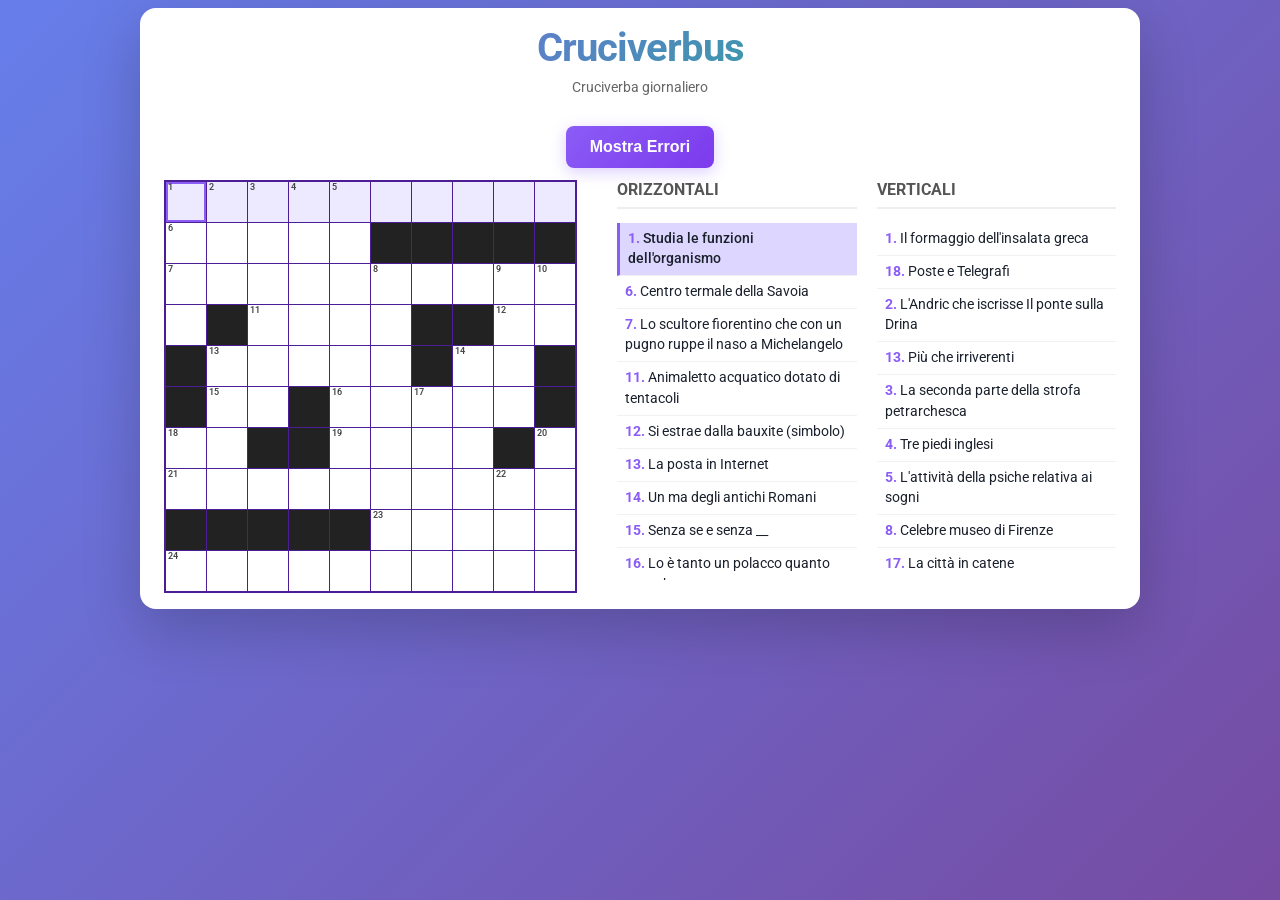
<file: index.html>
<!DOCTYPE html>
<html lang="it">

<head>
    <meta charset="UTF-8">
    <meta name="viewport" content="width=device-width, initial-scale=1.0">
    <title>Il Cruciverba del Giorno</title>
    <link rel="stylesheet" href="static/style.css">
    <link
        href="https://fonts.googleapis.com/css2?family=Roboto+Mono:wght@400;700&family=Roboto:wght@300;400;700&display=swap"
        rel="stylesheet">
</head>

<body>

    <div class="main-container">
        <header>
            <h1>Cruciverbus</h1>
            <p class="subtitle">Cruciverba giornaliero</p>
        </header>

        <div class="help-controls">
            <button id="show-errors-btn" class="help-btn">Mostra Errori</button>
        </div>

        <div id="mobile-clue-bar" class="mobile-clue-bar">
            <span id="mobile-clue-text">Tocca una casella per iniziare</span>
        </div>

        <div class="game-layout">
            <div class="grid-wrapper">
                <div class="grid-container" style="--rows: 10; --cols: 10;">
                    
                    
                    
                    
                    

                    
                    <div class="cell-wrapper">
                        
                        <span class="cell-number">1</span>
                        
                        <input type="text" class="grid-cell white" maxlength="1" data-r="0"
                            data-c="0" autocomplete="off">
                    </div>
                    
                    
                    
                    

                    
                    <div class="cell-wrapper">
                        
                        <span class="cell-number">2</span>
                        
                        <input type="text" class="grid-cell white" maxlength="1" data-r="0"
                            data-c="1" autocomplete="off">
                    </div>
                    
                    
                    
                    

                    
                    <div class="cell-wrapper">
                        
                        <span class="cell-number">3</span>
                        
                        <input type="text" class="grid-cell white" maxlength="1" data-r="0"
                            data-c="2" autocomplete="off">
                    </div>
                    
                    
                    
                    

                    
                    <div class="cell-wrapper">
                        
                        <span class="cell-number">4</span>
                        
                        <input type="text" class="grid-cell white" maxlength="1" data-r="0"
                            data-c="3" autocomplete="off">
                    </div>
                    
                    
                    
                    

                    
                    <div class="cell-wrapper">
                        
                        <span class="cell-number">5</span>
                        
                        <input type="text" class="grid-cell white" maxlength="1" data-r="0"
                            data-c="4" autocomplete="off">
                    </div>
                    
                    
                    
                    

                    
                    <div class="cell-wrapper">
                        
                        <input type="text" class="grid-cell white" maxlength="1" data-r="0"
                            data-c="5" autocomplete="off">
                    </div>
                    
                    
                    
                    

                    
                    <div class="cell-wrapper">
                        
                        <input type="text" class="grid-cell white" maxlength="1" data-r="0"
                            data-c="6" autocomplete="off">
                    </div>
                    
                    
                    
                    

                    
                    <div class="cell-wrapper">
                        
                        <input type="text" class="grid-cell white" maxlength="1" data-r="0"
                            data-c="7" autocomplete="off">
                    </div>
                    
                    
                    
                    

                    
                    <div class="cell-wrapper">
                        
                        <input type="text" class="grid-cell white" maxlength="1" data-r="0"
                            data-c="8" autocomplete="off">
                    </div>
                    
                    
                    
                    

                    
                    <div class="cell-wrapper">
                        
                        <input type="text" class="grid-cell white" maxlength="1" data-r="0"
                            data-c="9" autocomplete="off">
                    </div>
                    
                    
                    
                    
                    
                    
                    

                    
                    <div class="cell-wrapper">
                        
                        <span class="cell-number">6</span>
                        
                        <input type="text" class="grid-cell white" maxlength="1" data-r="1"
                            data-c="0" autocomplete="off">
                    </div>
                    
                    
                    
                    

                    
                    <div class="cell-wrapper">
                        
                        <input type="text" class="grid-cell white" maxlength="1" data-r="1"
                            data-c="1" autocomplete="off">
                    </div>
                    
                    
                    
                    

                    
                    <div class="cell-wrapper">
                        
                        <input type="text" class="grid-cell white" maxlength="1" data-r="1"
                            data-c="2" autocomplete="off">
                    </div>
                    
                    
                    
                    

                    
                    <div class="cell-wrapper">
                        
                        <input type="text" class="grid-cell white" maxlength="1" data-r="1"
                            data-c="3" autocomplete="off">
                    </div>
                    
                    
                    
                    

                    
                    <div class="cell-wrapper">
                        
                        <input type="text" class="grid-cell white" maxlength="1" data-r="1"
                            data-c="4" autocomplete="off">
                    </div>
                    
                    
                    
                    

                    
                    <div class="grid-cell black"></div>
                    
                    
                    
                    

                    
                    <div class="grid-cell black"></div>
                    
                    
                    
                    

                    
                    <div class="grid-cell black"></div>
                    
                    
                    
                    

                    
                    <div class="grid-cell black"></div>
                    
                    
                    
                    

                    
                    <div class="grid-cell black"></div>
                    
                    
                    
                    
                    
                    
                    

                    
                    <div class="cell-wrapper">
                        
                        <span class="cell-number">7</span>
                        
                        <input type="text" class="grid-cell white" maxlength="1" data-r="2"
                            data-c="0" autocomplete="off">
                    </div>
                    
                    
                    
                    

                    
                    <div class="cell-wrapper">
                        
                        <input type="text" class="grid-cell white" maxlength="1" data-r="2"
                            data-c="1" autocomplete="off">
                    </div>
                    
                    
                    
                    

                    
                    <div class="cell-wrapper">
                        
                        <input type="text" class="grid-cell white" maxlength="1" data-r="2"
                            data-c="2" autocomplete="off">
                    </div>
                    
                    
                    
                    

                    
                    <div class="cell-wrapper">
                        
                        <input type="text" class="grid-cell white" maxlength="1" data-r="2"
                            data-c="3" autocomplete="off">
                    </div>
                    
                    
                    
                    

                    
                    <div class="cell-wrapper">
                        
                        <input type="text" class="grid-cell white" maxlength="1" data-r="2"
                            data-c="4" autocomplete="off">
                    </div>
                    
                    
                    
                    

                    
                    <div class="cell-wrapper">
                        
                        <span class="cell-number">8</span>
                        
                        <input type="text" class="grid-cell white" maxlength="1" data-r="2"
                            data-c="5" autocomplete="off">
                    </div>
                    
                    
                    
                    

                    
                    <div class="cell-wrapper">
                        
                        <input type="text" class="grid-cell white" maxlength="1" data-r="2"
                            data-c="6" autocomplete="off">
                    </div>
                    
                    
                    
                    

                    
                    <div class="cell-wrapper">
                        
                        <input type="text" class="grid-cell white" maxlength="1" data-r="2"
                            data-c="7" autocomplete="off">
                    </div>
                    
                    
                    
                    

                    
                    <div class="cell-wrapper">
                        
                        <span class="cell-number">9</span>
                        
                        <input type="text" class="grid-cell white" maxlength="1" data-r="2"
                            data-c="8" autocomplete="off">
                    </div>
                    
                    
                    
                    

                    
                    <div class="cell-wrapper">
                        
                        <span class="cell-number">10</span>
                        
                        <input type="text" class="grid-cell white" maxlength="1" data-r="2"
                            data-c="9" autocomplete="off">
                    </div>
                    
                    
                    
                    
                    
                    
                    

                    
                    <div class="cell-wrapper">
                        
                        <input type="text" class="grid-cell white" maxlength="1" data-r="3"
                            data-c="0" autocomplete="off">
                    </div>
                    
                    
                    
                    

                    
                    <div class="grid-cell black"></div>
                    
                    
                    
                    

                    
                    <div class="cell-wrapper">
                        
                        <span class="cell-number">11</span>
                        
                        <input type="text" class="grid-cell white" maxlength="1" data-r="3"
                            data-c="2" autocomplete="off">
                    </div>
                    
                    
                    
                    

                    
                    <div class="cell-wrapper">
                        
                        <input type="text" class="grid-cell white" maxlength="1" data-r="3"
                            data-c="3" autocomplete="off">
                    </div>
                    
                    
                    
                    

                    
                    <div class="cell-wrapper">
                        
                        <input type="text" class="grid-cell white" maxlength="1" data-r="3"
                            data-c="4" autocomplete="off">
                    </div>
                    
                    
                    
                    

                    
                    <div class="cell-wrapper">
                        
                        <input type="text" class="grid-cell white" maxlength="1" data-r="3"
                            data-c="5" autocomplete="off">
                    </div>
                    
                    
                    
                    

                    
                    <div class="grid-cell black"></div>
                    
                    
                    
                    

                    
                    <div class="grid-cell black"></div>
                    
                    
                    
                    

                    
                    <div class="cell-wrapper">
                        
                        <span class="cell-number">12</span>
                        
                        <input type="text" class="grid-cell white" maxlength="1" data-r="3"
                            data-c="8" autocomplete="off">
                    </div>
                    
                    
                    
                    

                    
                    <div class="cell-wrapper">
                        
                        <input type="text" class="grid-cell white" maxlength="1" data-r="3"
                            data-c="9" autocomplete="off">
                    </div>
                    
                    
                    
                    
                    
                    
                    

                    
                    <div class="grid-cell black"></div>
                    
                    
                    
                    

                    
                    <div class="cell-wrapper">
                        
                        <span class="cell-number">13</span>
                        
                        <input type="text" class="grid-cell white" maxlength="1" data-r="4"
                            data-c="1" autocomplete="off">
                    </div>
                    
                    
                    
                    

                    
                    <div class="cell-wrapper">
                        
                        <input type="text" class="grid-cell white" maxlength="1" data-r="4"
                            data-c="2" autocomplete="off">
                    </div>
                    
                    
                    
                    

                    
                    <div class="cell-wrapper">
                        
                        <input type="text" class="grid-cell white" maxlength="1" data-r="4"
                            data-c="3" autocomplete="off">
                    </div>
                    
                    
                    
                    

                    
                    <div class="cell-wrapper">
                        
                        <input type="text" class="grid-cell white" maxlength="1" data-r="4"
                            data-c="4" autocomplete="off">
                    </div>
                    
                    
                    
                    

                    
                    <div class="cell-wrapper">
                        
                        <input type="text" class="grid-cell white" maxlength="1" data-r="4"
                            data-c="5" autocomplete="off">
                    </div>
                    
                    
                    
                    

                    
                    <div class="grid-cell black"></div>
                    
                    
                    
                    

                    
                    <div class="cell-wrapper">
                        
                        <span class="cell-number">14</span>
                        
                        <input type="text" class="grid-cell white" maxlength="1" data-r="4"
                            data-c="7" autocomplete="off">
                    </div>
                    
                    
                    
                    

                    
                    <div class="cell-wrapper">
                        
                        <input type="text" class="grid-cell white" maxlength="1" data-r="4"
                            data-c="8" autocomplete="off">
                    </div>
                    
                    
                    
                    

                    
                    <div class="grid-cell black"></div>
                    
                    
                    
                    
                    
                    
                    

                    
                    <div class="grid-cell black"></div>
                    
                    
                    
                    

                    
                    <div class="cell-wrapper">
                        
                        <span class="cell-number">15</span>
                        
                        <input type="text" class="grid-cell white" maxlength="1" data-r="5"
                            data-c="1" autocomplete="off">
                    </div>
                    
                    
                    
                    

                    
                    <div class="cell-wrapper">
                        
                        <input type="text" class="grid-cell white" maxlength="1" data-r="5"
                            data-c="2" autocomplete="off">
                    </div>
                    
                    
                    
                    

                    
                    <div class="grid-cell black"></div>
                    
                    
                    
                    

                    
                    <div class="cell-wrapper">
                        
                        <span class="cell-number">16</span>
                        
                        <input type="text" class="grid-cell white" maxlength="1" data-r="5"
                            data-c="4" autocomplete="off">
                    </div>
                    
                    
                    
                    

                    
                    <div class="cell-wrapper">
                        
                        <input type="text" class="grid-cell white" maxlength="1" data-r="5"
                            data-c="5" autocomplete="off">
                    </div>
                    
                    
                    
                    

                    
                    <div class="cell-wrapper">
                        
                        <span class="cell-number">17</span>
                        
                        <input type="text" class="grid-cell white" maxlength="1" data-r="5"
                            data-c="6" autocomplete="off">
                    </div>
                    
                    
                    
                    

                    
                    <div class="cell-wrapper">
                        
                        <input type="text" class="grid-cell white" maxlength="1" data-r="5"
                            data-c="7" autocomplete="off">
                    </div>
                    
                    
                    
                    

                    
                    <div class="cell-wrapper">
                        
                        <input type="text" class="grid-cell white" maxlength="1" data-r="5"
                            data-c="8" autocomplete="off">
                    </div>
                    
                    
                    
                    

                    
                    <div class="grid-cell black"></div>
                    
                    
                    
                    
                    
                    
                    

                    
                    <div class="cell-wrapper">
                        
                        <span class="cell-number">18</span>
                        
                        <input type="text" class="grid-cell white" maxlength="1" data-r="6"
                            data-c="0" autocomplete="off">
                    </div>
                    
                    
                    
                    

                    
                    <div class="cell-wrapper">
                        
                        <input type="text" class="grid-cell white" maxlength="1" data-r="6"
                            data-c="1" autocomplete="off">
                    </div>
                    
                    
                    
                    

                    
                    <div class="grid-cell black"></div>
                    
                    
                    
                    

                    
                    <div class="grid-cell black"></div>
                    
                    
                    
                    

                    
                    <div class="cell-wrapper">
                        
                        <span class="cell-number">19</span>
                        
                        <input type="text" class="grid-cell white" maxlength="1" data-r="6"
                            data-c="4" autocomplete="off">
                    </div>
                    
                    
                    
                    

                    
                    <div class="cell-wrapper">
                        
                        <input type="text" class="grid-cell white" maxlength="1" data-r="6"
                            data-c="5" autocomplete="off">
                    </div>
                    
                    
                    
                    

                    
                    <div class="cell-wrapper">
                        
                        <input type="text" class="grid-cell white" maxlength="1" data-r="6"
                            data-c="6" autocomplete="off">
                    </div>
                    
                    
                    
                    

                    
                    <div class="cell-wrapper">
                        
                        <input type="text" class="grid-cell white" maxlength="1" data-r="6"
                            data-c="7" autocomplete="off">
                    </div>
                    
                    
                    
                    

                    
                    <div class="grid-cell black"></div>
                    
                    
                    
                    

                    
                    <div class="cell-wrapper">
                        
                        <span class="cell-number">20</span>
                        
                        <input type="text" class="grid-cell white" maxlength="1" data-r="6"
                            data-c="9" autocomplete="off">
                    </div>
                    
                    
                    
                    
                    
                    
                    

                    
                    <div class="cell-wrapper">
                        
                        <span class="cell-number">21</span>
                        
                        <input type="text" class="grid-cell white" maxlength="1" data-r="7"
                            data-c="0" autocomplete="off">
                    </div>
                    
                    
                    
                    

                    
                    <div class="cell-wrapper">
                        
                        <input type="text" class="grid-cell white" maxlength="1" data-r="7"
                            data-c="1" autocomplete="off">
                    </div>
                    
                    
                    
                    

                    
                    <div class="cell-wrapper">
                        
                        <input type="text" class="grid-cell white" maxlength="1" data-r="7"
                            data-c="2" autocomplete="off">
                    </div>
                    
                    
                    
                    

                    
                    <div class="cell-wrapper">
                        
                        <input type="text" class="grid-cell white" maxlength="1" data-r="7"
                            data-c="3" autocomplete="off">
                    </div>
                    
                    
                    
                    

                    
                    <div class="cell-wrapper">
                        
                        <input type="text" class="grid-cell white" maxlength="1" data-r="7"
                            data-c="4" autocomplete="off">
                    </div>
                    
                    
                    
                    

                    
                    <div class="cell-wrapper">
                        
                        <input type="text" class="grid-cell white" maxlength="1" data-r="7"
                            data-c="5" autocomplete="off">
                    </div>
                    
                    
                    
                    

                    
                    <div class="cell-wrapper">
                        
                        <input type="text" class="grid-cell white" maxlength="1" data-r="7"
                            data-c="6" autocomplete="off">
                    </div>
                    
                    
                    
                    

                    
                    <div class="cell-wrapper">
                        
                        <input type="text" class="grid-cell white" maxlength="1" data-r="7"
                            data-c="7" autocomplete="off">
                    </div>
                    
                    
                    
                    

                    
                    <div class="cell-wrapper">
                        
                        <span class="cell-number">22</span>
                        
                        <input type="text" class="grid-cell white" maxlength="1" data-r="7"
                            data-c="8" autocomplete="off">
                    </div>
                    
                    
                    
                    

                    
                    <div class="cell-wrapper">
                        
                        <input type="text" class="grid-cell white" maxlength="1" data-r="7"
                            data-c="9" autocomplete="off">
                    </div>
                    
                    
                    
                    
                    
                    
                    

                    
                    <div class="grid-cell black"></div>
                    
                    
                    
                    

                    
                    <div class="grid-cell black"></div>
                    
                    
                    
                    

                    
                    <div class="grid-cell black"></div>
                    
                    
                    
                    

                    
                    <div class="grid-cell black"></div>
                    
                    
                    
                    

                    
                    <div class="grid-cell black"></div>
                    
                    
                    
                    

                    
                    <div class="cell-wrapper">
                        
                        <span class="cell-number">23</span>
                        
                        <input type="text" class="grid-cell white" maxlength="1" data-r="8"
                            data-c="5" autocomplete="off">
                    </div>
                    
                    
                    
                    

                    
                    <div class="cell-wrapper">
                        
                        <input type="text" class="grid-cell white" maxlength="1" data-r="8"
                            data-c="6" autocomplete="off">
                    </div>
                    
                    
                    
                    

                    
                    <div class="cell-wrapper">
                        
                        <input type="text" class="grid-cell white" maxlength="1" data-r="8"
                            data-c="7" autocomplete="off">
                    </div>
                    
                    
                    
                    

                    
                    <div class="cell-wrapper">
                        
                        <input type="text" class="grid-cell white" maxlength="1" data-r="8"
                            data-c="8" autocomplete="off">
                    </div>
                    
                    
                    
                    

                    
                    <div class="cell-wrapper">
                        
                        <input type="text" class="grid-cell white" maxlength="1" data-r="8"
                            data-c="9" autocomplete="off">
                    </div>
                    
                    
                    
                    
                    
                    
                    

                    
                    <div class="cell-wrapper">
                        
                        <span class="cell-number">24</span>
                        
                        <input type="text" class="grid-cell white" maxlength="1" data-r="9"
                            data-c="0" autocomplete="off">
                    </div>
                    
                    
                    
                    

                    
                    <div class="cell-wrapper">
                        
                        <input type="text" class="grid-cell white" maxlength="1" data-r="9"
                            data-c="1" autocomplete="off">
                    </div>
                    
                    
                    
                    

                    
                    <div class="cell-wrapper">
                        
                        <input type="text" class="grid-cell white" maxlength="1" data-r="9"
                            data-c="2" autocomplete="off">
                    </div>
                    
                    
                    
                    

                    
                    <div class="cell-wrapper">
                        
                        <input type="text" class="grid-cell white" maxlength="1" data-r="9"
                            data-c="3" autocomplete="off">
                    </div>
                    
                    
                    
                    

                    
                    <div class="cell-wrapper">
                        
                        <input type="text" class="grid-cell white" maxlength="1" data-r="9"
                            data-c="4" autocomplete="off">
                    </div>
                    
                    
                    
                    

                    
                    <div class="cell-wrapper">
                        
                        <input type="text" class="grid-cell white" maxlength="1" data-r="9"
                            data-c="5" autocomplete="off">
                    </div>
                    
                    
                    
                    

                    
                    <div class="cell-wrapper">
                        
                        <input type="text" class="grid-cell white" maxlength="1" data-r="9"
                            data-c="6" autocomplete="off">
                    </div>
                    
                    
                    
                    

                    
                    <div class="cell-wrapper">
                        
                        <input type="text" class="grid-cell white" maxlength="1" data-r="9"
                            data-c="7" autocomplete="off">
                    </div>
                    
                    
                    
                    

                    
                    <div class="cell-wrapper">
                        
                        <input type="text" class="grid-cell white" maxlength="1" data-r="9"
                            data-c="8" autocomplete="off">
                    </div>
                    
                    
                    
                    

                    
                    <div class="cell-wrapper">
                        
                        <input type="text" class="grid-cell white" maxlength="1" data-r="9"
                            data-c="9" autocomplete="off">
                    </div>
                    
                    
                    
                </div>
            </div>

            <div class="clues-container">
                <div class="clue-column">
                    <h2>Orizzontali</h2>
                    <ul id="across-clues">
                        
                        <li id="clue-across-0" data-id="0" data-dir="across">
                            <span class="clue-num">1.</span> Studia le funzioni dell'organismo
                        </li>
                        
                        <li id="clue-across-1" data-id="1" data-dir="across">
                            <span class="clue-num">6.</span> Centro termale della Savoia
                        </li>
                        
                        <li id="clue-across-2" data-id="2" data-dir="across">
                            <span class="clue-num">7.</span> Lo scultore fiorentino che con un pugno ruppe il naso a Michelangelo
                        </li>
                        
                        <li id="clue-across-3" data-id="3" data-dir="across">
                            <span class="clue-num">11.</span> Animaletto acquatico dotato di tentacoli
                        </li>
                        
                        <li id="clue-across-4" data-id="4" data-dir="across">
                            <span class="clue-num">12.</span> Si estrae dalla bauxite (simbolo)
                        </li>
                        
                        <li id="clue-across-5" data-id="5" data-dir="across">
                            <span class="clue-num">13.</span> La posta in Internet
                        </li>
                        
                        <li id="clue-across-6" data-id="6" data-dir="across">
                            <span class="clue-num">14.</span> Un ma degli antichi Romani
                        </li>
                        
                        <li id="clue-across-7" data-id="7" data-dir="across">
                            <span class="clue-num">15.</span> Senza se e senza __
                        </li>
                        
                        <li id="clue-across-8" data-id="8" data-dir="across">
                            <span class="clue-num">16.</span> Lo è tanto un polacco quanto un serbo
                        </li>
                        
                        <li id="clue-across-9" data-id="9" data-dir="across">
                            <span class="clue-num">18.</span> Pianissimo in musica
                        </li>
                        
                        <li id="clue-across-10" data-id="10" data-dir="across">
                            <span class="clue-num">19.</span> Nel rugby vale 5 punti
                        </li>
                        
                        <li id="clue-across-11" data-id="11" data-dir="across">
                            <span class="clue-num">21.</span> Un grande pittore del '500
                        </li>
                        
                        <li id="clue-across-12" data-id="12" data-dir="across">
                            <span class="clue-num">23.</span> L'istituto nazionale dei lavoratori infortunati
                        </li>
                        
                        <li id="clue-across-13" data-id="13" data-dir="across">
                            <span class="clue-num">24.</span> Una difesa delle navi da guerra
                        </li>
                        
                    </ul>
                </div>
                <div class="clue-column">
                    <h2>Verticali</h2>
                    <ul id="down-clues">
                        
                        <li id="clue-down-14" data-id="14" data-dir="down">
                            <span class="clue-num">1.</span> Il formaggio dell'insalata greca
                        </li>
                        
                        <li id="clue-down-15" data-id="15" data-dir="down">
                            <span class="clue-num">18.</span> Poste e Telegrafi
                        </li>
                        
                        <li id="clue-down-16" data-id="16" data-dir="down">
                            <span class="clue-num">2.</span> L'Andric che iscrisse Il ponte sulla Drina
                        </li>
                        
                        <li id="clue-down-17" data-id="17" data-dir="down">
                            <span class="clue-num">13.</span> Più che irriverenti
                        </li>
                        
                        <li id="clue-down-18" data-id="18" data-dir="down">
                            <span class="clue-num">3.</span> La seconda parte della strofa petrarchesca
                        </li>
                        
                        <li id="clue-down-19" data-id="19" data-dir="down">
                            <span class="clue-num">4.</span> Tre piedi inglesi
                        </li>
                        
                        <li id="clue-down-20" data-id="20" data-dir="down">
                            <span class="clue-num">5.</span> L'attività della psiche relativa ai sogni
                        </li>
                        
                        <li id="clue-down-21" data-id="21" data-dir="down">
                            <span class="clue-num">8.</span> Celebre museo di Firenze
                        </li>
                        
                        <li id="clue-down-22" data-id="22" data-dir="down">
                            <span class="clue-num">17.</span> La città in catene
                        </li>
                        
                        <li id="clue-down-23" data-id="23" data-dir="down">
                            <span class="clue-num">14.</span> Ci può rappresentare online
                        </li>
                        
                        <li id="clue-down-24" data-id="24" data-dir="down">
                            <span class="clue-num">9.</span> La sigla con cui è noto il Patto Atlantico
                        </li>
                        
                        <li id="clue-down-25" data-id="25" data-dir="down">
                            <span class="clue-num">22.</span> Set di spareggio nel volley
                        </li>
                        
                        <li id="clue-down-26" data-id="26" data-dir="down">
                            <span class="clue-num">10.</span> Il capolavoro di G
                        </li>
                        
                        <li id="clue-down-27" data-id="27" data-dir="down">
                            <span class="clue-num">20.</span> Uno dei sette peccati capitali
                        </li>
                        
                    </ul>
                </div>
            </div>
        </div>

        <!-- Modal di completamento -->
        <div id="completion-modal" class="modal-overlay">
            <div class="modal-content">
                <h2>🎉 Bravus! 🎉</h2>
                <p>Hai completato correttamente il cruciverba!</p>
                <button id="close-modal-btn" class="modal-btn">Chiudi</button>
            </div>
        </div>

    </div>

    <script>
        const puzzleData = {"rows": 10, "cols": 10, "grid": ["FISIOLOGIA", "EVIAN#####", "TORRIGIANI", "A#IDRA##AL", "#EMAIL#AT#", "#MA#SLAVO#", "PP##META#G", "TINTORETTO", "#####INAIL", "CONTRAEREA"], "clues": {"across": [{"id": 0, "row": 0, "col": 0, "word": "FISIOLOGIA", "clue": "Studia le funzioni dell'organismo\r", "clueNum": 1}, {"id": 1, "row": 1, "col": 0, "word": "EVIAN", "clue": "Centro termale della Savoia\r", "clueNum": 6}, {"id": 2, "row": 2, "col": 0, "word": "TORRIGIANI", "clue": "Lo scultore fiorentino che con un pugno ruppe il naso a Michelangelo\r", "clueNum": 7}, {"id": 3, "row": 3, "col": 2, "word": "IDRA", "clue": "Animaletto acquatico dotato di tentacoli\r", "clueNum": 11}, {"id": 4, "row": 3, "col": 8, "word": "AL", "clue": "Si estrae dalla bauxite (simbolo)\r", "clueNum": 12}, {"id": 5, "row": 4, "col": 1, "word": "EMAIL", "clue": "La posta in Internet\r", "clueNum": 13}, {"id": 6, "row": 4, "col": 7, "word": "AT", "clue": "Un ma degli antichi Romani\r", "clueNum": 14}, {"id": 7, "row": 5, "col": 1, "word": "MA", "clue": "Senza se e senza __\r", "clueNum": 15}, {"id": 8, "row": 5, "col": 4, "word": "SLAVO", "clue": "Lo \u00e8 tanto un polacco quanto un serbo\r", "clueNum": 16}, {"id": 9, "row": 6, "col": 0, "word": "PP", "clue": "Pianissimo in musica\r", "clueNum": 18}, {"id": 10, "row": 6, "col": 4, "word": "META", "clue": "Nel rugby vale 5 punti\r", "clueNum": 19}, {"id": 11, "row": 7, "col": 0, "word": "TINTORETTO", "clue": "Un grande pittore del '500\r", "clueNum": 21}, {"id": 12, "row": 8, "col": 5, "word": "INAIL", "clue": "L'istituto nazionale dei lavoratori infortunati\r", "clueNum": 23}, {"id": 13, "row": 9, "col": 0, "word": "CONTRAEREA", "clue": "Una difesa delle navi da guerra\r", "clueNum": 24}], "down": [{"id": 14, "row": 0, "col": 0, "word": "FETA", "clue": "Il formaggio dell'insalata greca\r", "clueNum": 1}, {"id": 15, "row": 6, "col": 0, "word": "PT", "clue": "Poste e Telegrafi\r", "clueNum": 18}, {"id": 16, "row": 0, "col": 1, "word": "IVO", "clue": "L'Andric che iscrisse Il ponte sulla Drina\r", "clueNum": 2}, {"id": 17, "row": 4, "col": 1, "word": "EMPI", "clue": "Pi\u00f9 che irriverenti\r", "clueNum": 13}, {"id": 18, "row": 0, "col": 2, "word": "SIRIMA", "clue": "La seconda parte della strofa petrarchesca\r", "clueNum": 3}, {"id": 19, "row": 0, "col": 3, "word": "IARDA", "clue": "Tre piedi inglesi\r", "clueNum": 4}, {"id": 20, "row": 0, "col": 4, "word": "ONIRISMO", "clue": "L'attivit\u00e0 della psiche relativa ai sogni\r", "clueNum": 5}, {"id": 21, "row": 2, "col": 5, "word": "GALLERIA", "clue": "Celebre museo di Firenze\r", "clueNum": 8}, {"id": 22, "row": 5, "col": 6, "word": "ATENE", "clue": "La citt\u00e0 in catene\r", "clueNum": 17}, {"id": 23, "row": 4, "col": 7, "word": "AVATAR", "clue": "Ci pu\u00f2 rappresentare online\r", "clueNum": 14}, {"id": 24, "row": 2, "col": 8, "word": "NATO", "clue": "La sigla con cui \u00e8 noto il Patto Atlantico\r", "clueNum": 9}, {"id": 25, "row": 7, "col": 8, "word": "TIE", "clue": "Set di spareggio nel volley\r", "clueNum": 22}, {"id": 26, "row": 2, "col": 9, "word": "IL", "clue": "Il capolavoro di G\r", "clueNum": 10}, {"id": 27, "row": 6, "col": 9, "word": "GOLA", "clue": "Uno dei sette peccati capitali\r", "clueNum": 20}]}, "cellNumbers": {"0,0": 1, "0,1": 2, "0,2": 3, "0,3": 4, "0,4": 5, "1,0": 6, "2,0": 7, "2,5": 8, "2,8": 9, "2,9": 10, "3,2": 11, "3,8": 12, "4,1": 13, "4,7": 14, "5,1": 15, "5,4": 16, "5,6": 17, "6,0": 18, "6,4": 19, "6,9": 20, "7,0": 21, "7,8": 22, "8,5": 23, "9,0": 24}};
    </script>
    <script src="static/script.js"></script>
</body>

</html>
</file>
<file: static/style.css>
:root {
    --bg-color: #f0f4f8;
    --text-color: #1a202c;
    --accent-color: #8b5cf6;
    --accent-hover: #7c3aed;
    --secondary-color: #10b981;
    --highlight-cell: #ede9fe;
    --highlight-clue: #ddd6fe;
    --grid-border: #4c1d95;
    --cell-size: 40px;
    --success-color: #10b981;
    --error-color: #ef4444;
}

html,
body {
    margin: 0;
    padding: 0;
    overflow: hidden;
    height: 100%;
    min-height: 100vh;
    min-height: -webkit-fill-available;
}

body {
    font-family: 'Roboto', sans-serif;
    background: linear-gradient(135deg, #667eea 0%, #764ba2 100%);
    background-attachment: fixed;
    color: var(--text-color);
    display: flex;
    justify-content: center;
    align-items: flex-start;
    padding: 8px;
    box-sizing: border-box;
}

.main-container {
    background: #fff;
    padding: 1rem 1.5rem;
    border-radius: 16px;
    box-shadow: 0 20px 60px rgba(0, 0, 0, 0.2);
    max-width: min(95vw, 1000px);
    max-height: calc(100vh - 16px);
    max-height: calc(100dvh - 16px);
    overflow: hidden;
    display: flex;
    flex-direction: column;
    box-sizing: border-box;
}

header {
    text-align: center;
    margin-bottom: 1rem;
    flex-shrink: 0;
}

header h1 {
    margin: 0;
    font-weight: 700;
    letter-spacing: -1px;
    font-size: 2.5rem;
    background: linear-gradient(135deg, var(--accent-color), var(--secondary-color));
    -webkit-background-clip: text;
    -webkit-text-fill-color: transparent;
    background-clip: text;
}

.subtitle {
    color: #666;
    font-size: 0.9rem;
    margin-top: 0.5rem;
}

.game-layout {
    display: flex;
    flex-wrap: wrap;
    gap: 40px;
    justify-content: center;
    align-items: flex-start;
}

.help-controls {
    text-align: center;
    margin-bottom: 0.75rem;
    flex-shrink: 0;
}

.help-btn {
    background: linear-gradient(135deg, var(--accent-color), var(--accent-hover));
    color: white;
    border: none;
    padding: 0.75rem 1.5rem;
    font-size: 1rem;
    font-weight: 600;
    border-radius: 8px;
    cursor: pointer;
    transition: transform 0.2s, box-shadow 0.2s;
    box-shadow: 0 4px 15px rgba(139, 92, 246, 0.3);
}

.help-btn:hover {
    transform: translateY(-2px);
    box-shadow: 0 6px 20px rgba(139, 92, 246, 0.4);
}

.help-btn:active {
    transform: translateY(0);
}

.grid-wrapper {
    flex: 0 0 auto;
}

.grid-container {
    display: grid;
    grid-template-columns: repeat(var(--cols), var(--cell-size));
    grid-template-rows: repeat(var(--rows), var(--cell-size));
    background-color: var(--grid-border);
    gap: 1px;
    border: 2px solid var(--grid-border);
}

.grid-cell {
    width: var(--cell-size);
    height: var(--cell-size);
    text-align: center;
    font-family: 'Roboto Mono', monospace;
    font-size: 1.2rem;
    font-weight: bold;
    border: none;
    outline: none;
    text-transform: uppercase;
    padding: 0;
    margin: 0;
    color: var(--text-color);
    caret-color: transparent;
    cursor: default;
}

.grid-cell:focus {
    outline: none;
    background-color: var(--highlight-cell);
    box-shadow: inset 0 0 0 2px var(--accent-color);
}

.grid-cell.black {
    background-color: #222;
}

.grid-cell.white {
    background-color: #fff;
    cursor: pointer;
    transition: background-color 0.1s;
}

.grid-cell.error {
    color: var(--error-color) !important;
    font-weight: bold;
}

.grid-cell.word-active {
    background-color: var(--highlight-cell);
}

.clues-container {
    flex: 1;
    display: flex;
    gap: 20px;
    min-width: 300px;
    max-height: 400px;
    overflow: hidden;
}

.clue-column {
    flex: 1;
    display: flex;
    flex-direction: column;
    overflow: hidden;
}

.clue-column h2 {
    font-size: 1rem;
    text-transform: uppercase;
    border-bottom: 2px solid #eee;
    padding-bottom: 0.5rem;
    margin-top: 0;
    color: #555;
}

.clue-column ul {
    list-style: none;
    padding: 0;
    margin: 0;
    overflow-y: auto;
    flex: 1;
}

.clue-column li {
    padding: 6px 8px;
    font-size: 0.9rem;
    border-bottom: 1px solid #f1f1f1;
    cursor: pointer;
    line-height: 1.4;
}

.clue-column li:hover {
    background-color: #fafafa;
}

.clue-column li.active-clue {
    background-color: var(--highlight-clue);
    border-left: 3px solid var(--accent-color);
    font-weight: 500;
}

.clue-num {
    font-weight: 700;
    color: var(--accent-color);
}

.cell-wrapper {
    position: relative;
    width: var(--cell-size);
    height: var(--cell-size);
    background-color: #fff;
}

.cell-number {
    position: absolute;
    top: 1px;
    left: 2px;
    font-size: 0.55rem;
    font-weight: 600;
    color: #444;
    z-index: 1;
    pointer-events: none;
    line-height: 1;
}

.mobile-clue-bar {
    display: none;
    background: linear-gradient(135deg, #667eea, #764ba2);
    color: white;
    padding: 8px 12px;
    font-size: 0.8rem;
    border-radius: 8px;
    margin-bottom: 0.5rem;
    line-height: 1.3;
    flex-shrink: 0;
    width: 100%;
    height: 3.5rem;
    overflow: hidden;
    box-sizing: border-box;
}

.mobile-clue-bar span {
    display: block;
    white-space: normal;
    word-wrap: break-word;
    overflow-wrap: break-word;
}

footer {
    text-align: center;
    margin-top: 3rem;
    font-size: 0.8rem;
    color: #999;
    border-top: 1px solid #eee;
    padding-top: 1rem;
}

.modal-overlay {
    display: none;
    position: fixed;
    top: 0;
    left: 0;
    width: 100%;
    height: 100%;
    background-color: rgba(0, 0, 0, 0.6);
    z-index: 1000;
    justify-content: center;
    align-items: center;
    animation: fadeIn 0.3s ease-in-out;
}

.modal-content {
    background: white;
    padding: 3rem 2rem;
    border-radius: 16px;
    box-shadow: 0 20px 60px rgba(0, 0, 0, 0.3);
    text-align: center;
    max-width: 400px;
    width: 90%;
    animation: slideIn 0.3s ease-out;
}

.modal-content h2 {
    margin: 0 0 1rem 0;
    font-size: 2rem;
    color: var(--accent-color);
}

.modal-content p {
    margin: 0 0 2rem 0;
    font-size: 1.1rem;
    color: #555;
}

.modal-btn {
    background-color: var(--accent-color);
    color: white;
    border: none;
    padding: 0.75rem 2rem;
    font-size: 1rem;
    font-weight: 600;
    border-radius: 8px;
    cursor: pointer;
    transition: background-color 0.2s, transform 0.1s;
}

.modal-btn:hover {
    background-color: #2563eb;
    transform: translateY(-2px);
}

.modal-btn:active {
    transform: translateY(0);
}

@keyframes fadeIn {
    from {
        opacity: 0;
    }

    to {
        opacity: 1;
    }
}

@keyframes slideIn {
    from {
        transform: translateY(-50px);
        opacity: 0;
    }

    to {
        transform: translateY(0);
        opacity: 1;
    }
}

@media (max-width: 768px) {
    :root {
        --cell-size: 28px;
    }

    header h1 {
        font-size: 1.5rem;
    }

    .subtitle {
        display: none;
    }

    .game-layout {
        flex-direction: column;
        align-items: center;
    }

    .clues-container {
        display: none;
    }

    .mobile-clue-bar {
        display: block;
    }

    .main-container {
        padding: 0.75rem;
    }

    .help-controls {
        margin-bottom: 0.5rem;
    }

    .help-btn {
        padding: 0.5rem 1rem;
        font-size: 0.85rem;
    }

    .cell-number {
        font-size: 0.45rem;
    }
}
</file>
